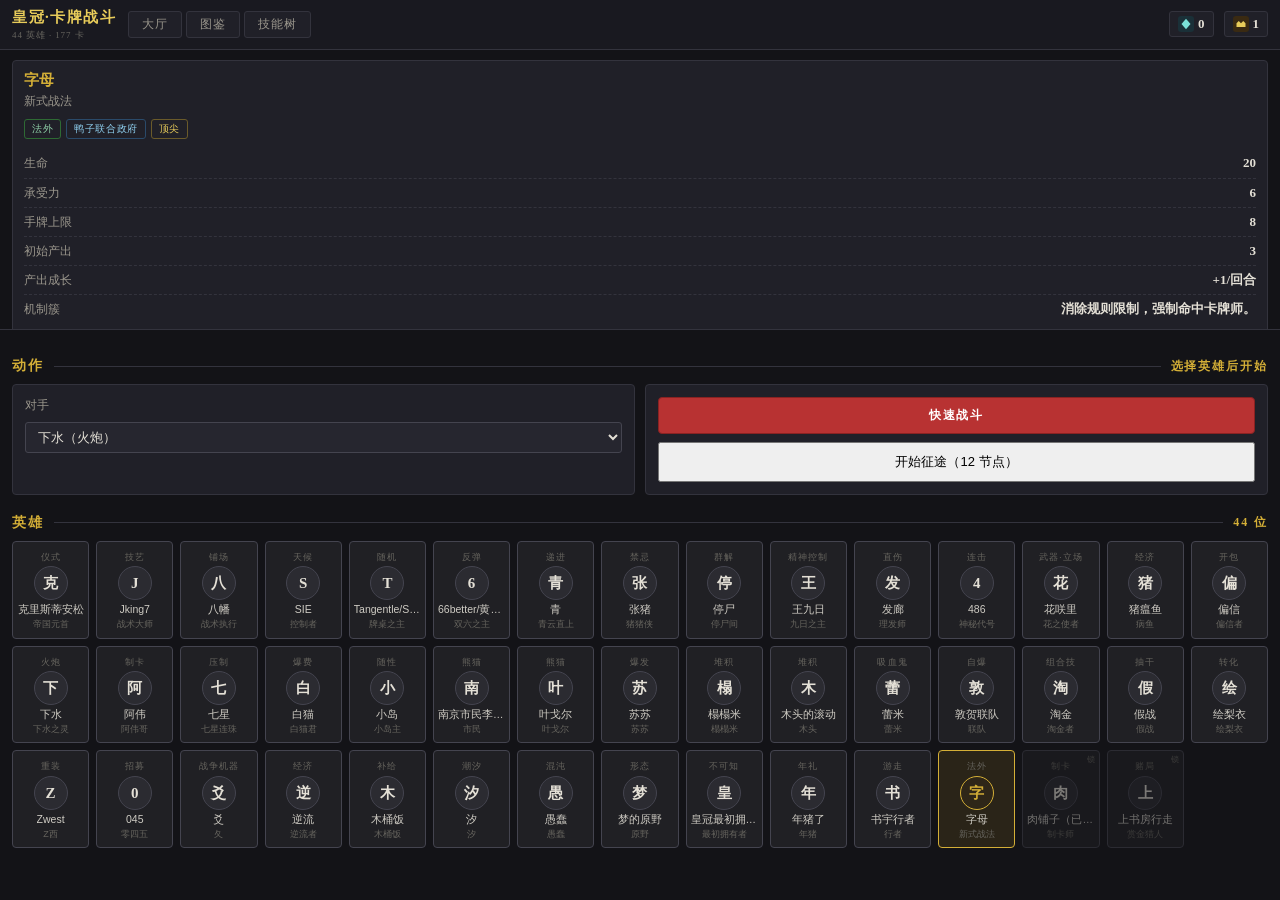
<file: index.html>
<!DOCTYPE html>
<html lang="zh-CN">
<head>
<meta charset="utf-8">
<meta name="viewport" content="width=device-width,initial-scale=1,maximum-scale=1,user-scalable=no,viewport-fit=cover">
<meta name="apple-mobile-web-app-capable" content="yes">
<meta name="apple-mobile-web-app-title" content="皇冠·卡牌战斗">
<meta name="theme-color" content="#1a1a1e">
<title>皇冠·卡牌战斗</title>
<link rel="stylesheet" href="style.css?v=1791729134">
</head>
<body>
<div id="app">
  <div class="topbar" id="topbar"></div>

  <div class="screen" id="screen-lobby"></div>
  <div class="screen" id="screen-run"></div>
  <div class="screen" id="screen-shop"></div>
  <div class="screen" id="screen-mod"></div>
  <div class="screen" id="screen-codex"></div>
  <div class="screen" id="screen-meta"></div>
  <div class="screen" id="screen-battle"></div>

  <div class="result" id="result">
    <div class="r-t" id="resultT">胜 利</div>
    <div class="r-w" id="resultW"></div>
    <div class="r-s" id="resultS"></div>
    <div id="resultR"></div>
    <div class="r-b" id="resultB"></div>
  </div>

  <div class="toast" id="toast"></div>
</div>

<script src="data/heroes.js?v=1791729134"></script>
<script src="data/cards.js?v=1791729134"></script>
<script src="engine.js?v=1791729134"></script>
<script src="ai.js?v=1791729134"></script>
<script src="roguelike.js?v=1791729134"></script>
<script src="app.js?v=1791729134"></script>
</body>
</html>
</file>
<file: style.css>
/* ============================================================================
 * 皇冠·卡牌战斗 — 样式
 * 设计：暗底、单色徽章、无渐变、无 emoji
 * ========================================================================== */

:root{
  --bg:#131317;
  --bg2:#191920;
  --panel:#202028;
  --panel2:#26262f;
  --border:#33333d;
  --border2:#44444f;
  --text:#e4e0d6;
  --muted:#9a968c;
  --dim:#66645e;
  --gold:#d4af37;
  --gold2:#e8cc5a;
  --gold-dim:#8a7328;
  --red:#b83232;
  --red2:#8a2222;
  --green:#4a8b4e;
  --green2:#3a6b3e;
  --blue:#5a82b8;
  --mana:#4a90c8;
  --mana2:#2a5a82;
  --serif:'Noto Serif SC','Source Han Serif SC',Georgia,serif;
}
*{box-sizing:border-box;margin:0;padding:0}
html,body{margin:0;padding:0;height:100%;overflow:hidden;
  background:var(--bg);color:var(--text);font-family:-apple-system,BlinkMacSystemFont,'PingFang SC','Microsoft YaHei',sans-serif;
  font-size:13px;line-height:1.4;-webkit-user-select:none;user-select:none;touch-action:manipulation}
::-webkit-scrollbar{width:5px;height:5px}
::-webkit-scrollbar-thumb{background:var(--border2);border-radius:3px}
::-webkit-scrollbar-track{background:transparent}

#app{position:fixed;inset:0;display:flex;flex-direction:column;overflow:hidden}

/* ---- 屏幕 ---- */
.screen{flex:1 1 auto;min-height:0;position:relative;display:none}
.screen.on{display:flex;flex-direction:column;overflow-y:auto}
.screen.battle{overflow:hidden}

/* ---- 顶部栏 ---- */
.topbar{background:var(--bg2);border-bottom:1px solid var(--border);flex:none;
  display:flex;align-items:center;padding:7px 12px;gap:12px;position:relative;z-index:20}
.topbar .logo{font-family:var(--serif);font-size:15px;font-weight:700;letter-spacing:.1em;
  color:var(--gold2);white-space:nowrap}
.topbar .logo small{display:block;font-size:9px;color:var(--dim);letter-spacing:.1em;font-weight:400;
  font-family:inherit;margin-top:1px}
.topbar nav{display:flex;gap:4px}
.topbar nav button{background:var(--panel);border:1px solid var(--border);color:var(--muted);
  padding:5px 13px;border-radius:3px;font-size:11.5px;cursor:pointer;font-family:var(--serif);
  letter-spacing:.08em;transition:color .12s,border-color .12s}
.topbar nav button:hover{color:var(--text);border-color:var(--border2)}
.topbar nav button.on{color:var(--gold2);border-color:var(--gold-dim)}
.topbar .spacer{flex:1}
.b-row .spacer{flex:1;min-width:0}
.currency{display:flex;gap:10px;font-size:11.5px;align-items:center}
.currency > div{display:flex;align-items:center;gap:4px;padding:3px 8px;
  background:var(--panel);border:1px solid var(--border);border-radius:3px}
.currency b{font-family:var(--serif);font-size:13px;color:var(--text)}

/* ---- 图标徽章（替代 emoji）---- */
.ico{display:inline-flex;align-items:center;justify-content:center;
  width:16px;height:16px;border-radius:3px;font-size:10px;font-family:var(--serif);
  font-weight:700;letter-spacing:0;flex:none;vertical-align:middle;line-height:1}
.ico.hp{background:#3a1a1a;color:#f08080}
.ico.arm{background:#1a2a3a;color:#9fc0e0}
.ico.load{background:#1a3a22;color:#8fd0a8}
.ico.hand{background:#2a2a34;color:#c8c8d4}
.ico.lib{background:#2a2a34;color:#c8c8d4}
.ico.prod{background:#1a2a3a;color:#7ac0e8}
.ico.frag{background:#1a3038;color:#7ae0d8}
.ico.gold{background:#3a2a12;color:var(--gold2)}
.ico.battle{background:#3a1a1a;color:#e87070}
.ico.shop{background:#3a2a12;color:var(--gold2)}
.ico.rest{background:#1a3a22;color:#8fd0a8}
.ico.boss{background:#4a1010;color:#f04040}

/* ---- 大厅 ---- */
/* ---- 大厅：窄屏纵向，侧栏压成顶部摘要卡 ---- */
.screen.lobby{flex-direction:column}
.lobby-side{width:100%;flex:none;border-right:none;
  border-bottom:1px solid var(--border);padding:10px 12px;overflow-y:auto;
  max-height:33%}
.lobby-side .sel-card{padding:9px 11px}
.lobby-side .sel-card .nm{font-size:15px}
.lobby-main{flex:1;overflow-y:auto;padding:12px;min-height:0;min-width:0}

/* 英雄网格 */
.hero-grid{display:grid;grid-template-columns:repeat(auto-fill,minmax(74px,1fr));gap:7px}
.htile{position:relative;display:flex;flex-direction:column;align-items:center;gap:3px;
  padding:9px 4px 7px;border:1px solid var(--border2);border-radius:4px;
  background:#202024;cursor:pointer;text-align:center}
.htile:hover{border-color:var(--border2);background:#25252a}
.htile.on{border-color:var(--gold);background:#2a2418}
.htile.dlc{opacity:.5}
.htile .hst{font-size:9px;letter-spacing:.12em;color:var(--dim);font-family:var(--serif)}
.htile .av{width:34px;height:34px;border-radius:50%;background:#2b2b31;
  border:1px solid var(--border2);display:flex;align-items:center;justify-content:center;
  font-size:15px;font-weight:700;font-family:var(--serif);color:var(--text)}
.htile.on .av{border-color:var(--gold);color:var(--gold);background:#2e2618}
.htile .hn{font-size:10.5px;line-height:1.25;color:#cfccc4;max-width:100%;
  overflow:hidden;text-overflow:ellipsis;white-space:nowrap}
.htile .hs{font-size:9px;color:var(--dim);line-height:1.25;max-width:100%;
  overflow:hidden;text-overflow:ellipsis;white-space:nowrap}
.htile .lock{position:absolute;top:3px;right:3px;font-size:8px;color:var(--dim);
  letter-spacing:.1em}

/* ---- 通用信息卡 ---- */
.sel-card{background:var(--panel);border:1px solid var(--border);border-radius:4px;
  padding:12px 14px}
.sel-card .nm{font-family:var(--serif);font-size:17px;font-weight:700;color:var(--gold)}
.sel-card .tt{font-size:12px;color:var(--muted);margin-top:2px}
.sel-card .row{display:flex;align-items:baseline;justify-content:space-between;
  padding:5px 0;border-bottom:1px dashed var(--border);font-size:12px;color:var(--muted)}
.sel-card .row:last-child{border-bottom:none}
.sel-card .row b{font-family:var(--serif);color:var(--text);font-size:13px}
.tags{display:flex;flex-wrap:wrap;gap:5px;margin-top:10px}
.tag{display:inline-block;padding:2px 7px;border-radius:3px;font-size:10px;
  letter-spacing:.06em;border:1px solid var(--border2);color:var(--muted)}
.tag.g{border-color:#2e6a34;color:#8fd0a8}
.tag.b{border-color:#2a4a6a;color:#8fd0f0}
.tag.p{border-color:#6a5a2a;color:var(--gold2)}
.skill{margin-top:12px;padding:10px;background:#201e14;border:1px solid var(--gold-dim);
  border-radius:4px;font-size:11.5px;line-height:1.65;color:#d8d4c8}
.skill .sn{display:block;font-family:var(--serif);color:var(--gold);font-size:12.5px;
  margin-bottom:4px;font-weight:700}
.trait{margin-top:10px;font-size:11.5px;line-height:1.7;color:var(--muted)}
.empty-hint{padding:18px 0;text-align:center;font-size:12px;color:var(--dim)}
.price{display:inline-flex;align-items:center;gap:4px;font-family:var(--serif)}
.hero-list{display:flex;flex-direction:column;gap:5px}
.hero-item{display:flex;align-items:center;gap:10px;padding:8px 10px;border:1px solid var(--border);
  border-radius:4px;cursor:pointer;background:var(--panel);transition:border-color .12s}
.hero-item:hover{border-color:var(--border2)}
.hero-item.on{border-color:var(--gold);background:var(--panel2)}
.hero-item .av{width:34px;height:34px;border-radius:50%;flex:none;display:flex;align-items:center;
  justify-content:center;font-family:var(--serif);font-size:15px;font-weight:700;
  border:1.5px solid var(--gold-dim);background:var(--bg2);color:var(--gold)}
.hero-item .info{min-width:0;flex:1}
.hero-item .nm{font-family:var(--serif);font-size:13px;font-weight:700;white-space:nowrap;
  overflow:hidden;text-overflow:ellipsis}
.hero-item .tt{font-size:10px;color:var(--dim);margin-top:1px;white-space:nowrap;overflow:hidden;
  text-overflow:ellipsis}
.sec-h{display:flex;align-items:center;gap:10px;margin:14px 0 8px;font-family:var(--serif);
  font-size:12px;letter-spacing:.16em;color:var(--gold);font-weight:700}
.sec-h .line{flex:1;height:1px;background:var(--border)}

/* ---- 卡面 ---- */
.card{border:1px solid var(--border2);border-radius:5px;background:var(--panel);overflow:hidden;
  display:flex;flex-direction:column;position:relative;transition:border-color .12s,transform .12s}
.card .cost{position:absolute;top:4px;right:4px;width:24px;height:24px;border-radius:50%;
  background:var(--mana);color:#fff;font-family:var(--serif);font-weight:700;font-size:13px;
  display:flex;align-items:center;justify-content:center;border:2px solid #0e2a44;z-index:2}
.card .kind{font-size:9px;color:var(--dim);padding:5px 7px 0 7px;letter-spacing:.08em;
  font-family:var(--serif)}
.card .nm{font-family:var(--serif);font-size:12px;font-weight:700;padding:0 7px 2px;
  white-space:nowrap;overflow:hidden;text-overflow:ellipsis}
.card .body{padding:7px 8px;font-size:11.5px;line-height:1.65;color:#d0cdc4;flex:1}
.card .num{display:flex;justify-content:space-between;padding:5px 8px;font-family:var(--serif);
  font-weight:700;font-size:14px;border-top:1px solid var(--border)}
.card .num .atk{color:#e8b04a}
.card .num .hp{color:#8fd0a8}
.card .kw{font-size:9.5px;color:var(--gold);padding:3px 7px 5px;letter-spacing:.02em}

/* ---- 战斗 ---- */
.battle-wrap{display:flex;flex-direction:row;flex:1;min-height:0;overflow:hidden}
.battle-main{flex:1;display:flex;flex-direction:column;min-width:0;overflow:hidden}

/* 左侧日志栏 */
.battle-log{width:92px;flex:0 0 92px;border-right:1px solid var(--border);
  background:#1c1c20;display:flex;flex-direction:column;min-height:0}
.bl-hd{padding:7px 7px 5px;border-bottom:1px solid var(--border);text-align:center}
.bl-tt{display:block;font-family:var(--serif);font-size:11px;color:var(--gold);
  letter-spacing:.18em;margin-bottom:2px}
.bl-turn{display:block;font-size:9.5px;color:var(--muted);font-family:var(--serif);
  letter-spacing:.1em}
.bl-side{display:inline-block;margin-top:2px;padding:1px 6px;border-radius:8px;
  font-size:9px;background:#2a2a30;color:var(--muted);border:1px solid var(--border2)}
.bl-side.me{background:#1e301a;color:#8fd0a8;border-color:#2e6a34}
.bl-state{padding:5px 7px;border-bottom:1px solid var(--border);
  display:flex;flex-direction:column;gap:3px}
.bl-row{display:flex;flex-wrap:wrap;gap:2px 4px;font-size:9px;line-height:1.4;
  align-items:baseline}
.bl-row b{font-family:var(--serif);font-size:9.5px;color:var(--text);
  max-width:42px;overflow:hidden;text-overflow:ellipsis;white-space:nowrap}
.bl-lbl{color:var(--dim);font-size:8.5px}
.bl-hp{color:#e87070}
.bl-hp.low{color:#ff5050;font-weight:700}
.bl-arm{color:#7ae0d8}
.bl-pr{color:var(--gold2)}
.bl-bd{color:#8fd0f0}
.bl-hd2{color:#c8c8d4}
.bl-dc{color:var(--dim)}
.bl-body{flex:1;overflow-y:auto;padding:5px 6px;display:flex;
  flex-direction:column;gap:3px;scrollbar-width:thin;scrollbar-color:#3a3a42 transparent}
.bl-body::-webkit-scrollbar{width:3px}
.bl-body::-webkit-scrollbar-thumb{background:#3a3a42;border-radius:2px}
.bl-body>div{font-size:9px;line-height:1.45;color:#b0aca2;
  word-break:break-all;padding:2px 4px;border-left:2px solid var(--border);
  border-radius:0 2px 2px 0}
.bl-body>div.sys{border-left-color:var(--gold-dim);color:var(--gold2);
  font-family:var(--serif);font-size:9.5px}
.bl-body>div b{color:var(--text);font-weight:700}
.logbar{display:none}
.battle{min-height:0}
.b-row{display:flex;align-items:center;padding:4px 10px;gap:8px;flex:none}
.foe-row{justify-content:flex-end}
.hero-box{display:flex;align-items:center;gap:8px;min-width:0;flex:none;justify-content:flex-end}
.hero-box .av{width:34px;height:34px;border-radius:50%;flex:none;display:flex;align-items:center;
  justify-content:center;font-family:var(--serif);font-size:15px;font-weight:700;
  border:2px solid var(--gold-dim);background:var(--bg2);color:var(--gold)}
.hero-box .info{min-width:0;flex:none;text-align:right}
.hero-box .nm{font-family:var(--serif);font-size:12px;font-weight:700;white-space:nowrap;
  overflow:hidden;text-overflow:ellipsis}
.hero-box .nm-t{font-size:9.5px;color:var(--dim);margin-left:4px;font-weight:400}
.hero-box .stats{display:flex;gap:6px;font-size:10px;color:var(--muted);margin-top:2px;
  flex-wrap:nowrap;white-space:nowrap;justify-content:flex-end}
.hero-box .stats span{display:inline-flex;align-items:center;gap:2px;white-space:nowrap}
.hero-box .stats span b{font-family:var(--serif);color:var(--text)}
.pips{display:flex;gap:2px;margin-top:4px;flex-wrap:wrap;max-width:150px}
.pips i{width:10px;height:12px;background:var(--mana2);
  clip-path:polygon(50% 0,100% 50%,50% 100%,0 50%)}
.pips i.used{background:var(--bg2);border:1px solid var(--border)}
.pips i.max{background:var(--mana)}

/* 我方英雄两行布局 */
.me-row{display:flex;flex-direction:column;gap:3px;padding:4px 10px 3px;flex:none;justify-content:flex-end}
.me-top{display:flex;align-items:center;gap:8px}
.me-top .av{width:32px;height:32px;font-size:14px;border-radius:50%;
  border:1.5px solid var(--gold-dim);background:#2a2218;display:flex;
  align-items:center;justify-content:center;font-family:var(--serif);font-weight:700;
  color:var(--gold);flex:none}
.me-info{flex:1;min-width:0}
.me-info .nm{font-family:var(--serif);font-size:13px;font-weight:700;
  white-space:nowrap;overflow:hidden;text-overflow:ellipsis}
.me-info .nm-t{font-size:9.5px;color:var(--dim);margin-left:5px;font-weight:400}
.me-info .stats{display:flex;flex-wrap:nowrap;white-space:nowrap;gap:4px 8px;font-size:10px;
  color:var(--muted);align-items:baseline;margin-top:2px;overflow:hidden}
.me-info .stats span{display:inline-flex;align-items:center;gap:2px;white-space:nowrap}
.me-info .stats span b{font-family:var(--serif);color:var(--text);font-size:10.5px}
.me-skill{display:flex;gap:6px;align-items:stretch}
.me-skill .skill-btn{flex:none;white-space:nowrap;padding:5px 9px;font-size:10.5px}
.me-skill .skill-desc{flex:1;min-width:0;font-size:9px;line-height:1.5;
  padding:4px 7px;background:var(--panel);border:1px solid var(--border);
  border-radius:3px;overflow-y:auto;max-height:72px;word-break:break-all}

/* 技能按钮 */
.skill-wrap{display:flex;flex-direction:column;gap:4px;flex:none;width:170px}
.skill-btn{padding:7px 10px;border:1px solid var(--gold-dim);border-radius:4px;
  background:var(--panel);color:var(--gold2);font-size:11.5px;font-family:var(--serif);
  font-weight:700;letter-spacing:.05em;cursor:pointer;transition:border-color .12s;text-align:left}
.skill-btn:hover:not(:disabled){border-color:var(--gold)}
.skill-btn:disabled{opacity:.35;cursor:not-allowed}
.skill-btn .sk-cost{color:var(--mana);font-size:11px;margin-left:4px}
.skill-desc{font-size:9.5px;color:#c0bcb0;line-height:1.55;padding:5px 8px;
  background:var(--panel);border:1px solid var(--border);border-radius:3px;
  max-height:52px;overflow-y:auto}

.end-btn{padding:9px 20px;border-radius:4px;background:var(--red);border:1px solid var(--red2);
  color:#fff;font-size:12px;font-family:var(--serif);font-weight:700;letter-spacing:.16em;
  cursor:pointer;flex:none}
.end-btn:hover:not(:disabled){border-color:#c84848}
.end-btn:disabled{opacity:.4;cursor:not-allowed}

/* 战场 */
.board{border-top:1px solid var(--border);border-bottom:1px solid var(--border);
  overflow-x:auto;overflow-y:hidden;display:flex;align-items:center;gap:8px;padding:6px 12px;flex:none}
.board.mine{background:rgba(74,139,78,.06)}
.board.enemy{background:rgba(184,50,50,.05)}
.board .lane-lbl{flex:none;width:18px;font-size:9px;color:var(--dim);writing-mode:vertical-rl;
  text-align:center;letter-spacing:.2em}
.board .slots{display:flex;gap:7px;flex:1;justify-content:center;min-width:0}
.board .empty{flex:1;text-align:center;font-size:10px;color:var(--dim);padding:10px 0}
.board.drop-zone.over{border-color:var(--gold);background:rgba(212,175,55,.08)}

.unit{flex:none;width:68px;border:1px solid var(--border2);border-radius:5px;background:var(--panel);
  padding:5px 4px;text-align:center;position:relative;cursor:pointer;
  transition:border-color .12s,box-shadow .12s,opacity .12s}
.unit.can-atk{border-color:#5aa06f;box-shadow:0 0 0 1px rgba(90,160,111,.5)}
.unit.can-atk:hover{border-color:#8fd0a8}
.unit.sel{border-color:var(--gold);box-shadow:0 0 0 1px var(--gold)}
.unit.tgt{border-color:var(--red);box-shadow:0 0 8px rgba(184,50,50,.45)}
.unit.exhausted{opacity:.55}
.unit.drop-zone.over{border-color:var(--gold);box-shadow:0 0 8px rgba(212,175,55,.4)}
.unit .un{font-size:10px;font-family:var(--serif);line-height:1.2;height:26px;
  display:flex;align-items:center;justify-content:center;overflow:hidden}
.unit .uw{position:absolute;top:2px;right:2px;font-size:8.5px;color:#8fd0f0}
.unit .um{position:absolute;top:2px;left:2px;font-size:8.5px;color:var(--muted)}
.unit .row2{display:flex;justify-content:space-between;padding:0 3px;margin-top:2px;font-size:13px;
  font-family:var(--serif);font-weight:700}
.unit .um-atk{color:#e8b04a}
.unit .um-hp{color:#8fd0a8}
.unit .ukw{font-size:8px;color:var(--gold);margin-top:2px;letter-spacing:.02em;
  white-space:nowrap;overflow:hidden;text-overflow:ellipsis}

/* 手牌 */
.hand{display:flex;justify-content:center;gap:6px;padding:7px 10px;overflow-x:auto;flex:none;
  min-height:120px;background:var(--bg2);border-top:1px solid var(--border)}
.card.h{flex:none;width:112px;cursor:grab;touch-action:none}
.card.h:active{cursor:grabbing}
.card.h:hover{border-color:var(--gold);transform:translateY(-3px)}
.card.h.cant{opacity:.4;cursor:not-allowed}
.card.h.cant:hover{border-color:var(--border2);transform:none}
.card.h.dragging{opacity:.3}

/* 拖拽幽灵 */
.drag-ghost{position:fixed;pointer-events:none;z-index:9999;opacity:.88;
  filter:drop-shadow(0 4px 12px rgba(0,0,0,.6));transform:rotate(-2deg)}
.drag-ghost .card{cursor:grabbing}

/* 日志 */
.logbar{height:52px;border-top:1px solid var(--border);background:var(--bg);overflow-y:auto;
  padding:4px 14px;font-size:11px;line-height:1.65;color:var(--muted);flex:none}
.logbar div b{color:var(--gold2)}
.logbar div.sys{color:var(--dim)}
.logbar .turn-mk{color:var(--gold);font-family:var(--serif);font-size:10px;letter-spacing:.14em}

.b-hint{font-size:11px;color:var(--muted)}

/* 终局横幅 */
.result{position:absolute;inset:0;background:rgba(10,10,12,.9);display:none;
  flex-direction:column;align-items:center;justify-content:center;z-index:50;gap:16px}
.result.on{display:flex}
.result .r-t{font-family:var(--serif);font-size:42px;font-weight:700;color:var(--gold);letter-spacing:.24em}
.result .r-w{font-family:var(--serif);font-size:19px;color:var(--text)}
.result .r-s{font-size:12px;color:var(--muted)}
.result .r-b{display:flex;gap:10px;margin-top:10px}

/* toast */
.toast{position:absolute;top:48px;left:50%;transform:translateX(-50%);
  background:var(--panel2);border:1px solid var(--gold-dim);color:var(--text);
  padding:7px 16px;border-radius:4px;font-size:12px;z-index:60;opacity:0;
  transition:opacity .2s;pointer-events:none;max-width:80%;text-align:center}
.toast.on{opacity:1}

/* ---- 征途地图 ---- */
.run{min-height:0;overflow-y:auto;padding:16px}
.run-head{display:flex;align-items:center;justify-content:space-between;margin-bottom:14px}
.run-head .tt{font-family:var(--serif);font-size:14px;color:var(--gold2);display:flex;align-items:center;gap:6px}
.node-path{display:flex;flex-direction:column;gap:6px}
.node{display:flex;align-items:center;gap:12px;padding:10px 14px;border:1px solid var(--border);
  border-radius:5px;background:var(--panel);transition:border-color .12s}
.node.done{opacity:.5}
.node.next{border-color:var(--gold);background:var(--panel2)}
.node .idx{font-family:var(--serif);font-size:18px;font-weight:700;color:var(--dim);width:28px;text-align:center}
.node.next .idx{color:var(--gold)}
.node.done .idx{color:var(--green)}
.node .lb{font-family:var(--serif);font-size:13px;font-weight:700}
.node .sub{font-size:10px;color:var(--muted);margin-top:2px}
.node .ico{width:28px;height:28px;font-size:13px;border-radius:4px}

/* ---- 商店 / 改造 / 图鉴 ---- */
/* 商人 / 改造 / 永久技能共用 */
.shop{display:flex;min-height:0;flex:1}
.shop-main{flex:1;overflow-y:auto;padding:14px;min-width:0}
.shop-side{width:216px;flex:0 0 216px;border-left:1px solid var(--border);
  padding:14px;overflow-y:auto}

/* 征途地图：可滚动 */
.run-map{flex:1;overflow-y:auto;padding:14px}

/* 图鉴 */
.codex{display:flex;min-height:0;flex:1}
.codex-side{width:230px;flex:0 0 230px;border-right:1px solid var(--border);
  padding:12px;overflow-y:auto}
.codex-main{flex:1;overflow-y:auto;padding:14px;min-width:0}
.shop-item{display:flex;align-items:center;gap:10px;padding:10px 12px;border:1px solid var(--border);
  border-radius:4px;background:var(--panel);margin-bottom:8px}
.shop-item .si-ic{width:36px;height:36px;border-radius:4px;flex:none;display:flex;align-items:center;
  justify-content:center;font-family:var(--serif);font-size:15px;font-weight:700}
.shop-item .si-ic.battle{background:#3a1a1a;color:#e87070}
.shop-item .si-ic.gold{background:#3a2a12;color:var(--gold2)}
.shop-item .si-ic.frag{background:#1a3038;color:#7ae0d8}
.shop-item .si-ic.rest{background:#1a3a22;color:#8fd0a8}
.shop-item .si-ic.shop{background:#3a2a12;color:var(--gold2)}
.shop-item .si-bd{flex:1;min-width:0}
.shop-item .si-nm{font-family:var(--serif);font-size:13px;font-weight:700}
.shop-item .si-desc{font-size:11px;color:var(--muted);margin-top:2px;line-height:1.5}
.shop-item .si-f{font-size:11px;color:var(--muted);margin-top:3px}
.shop-item .si-r{display:flex;align-items:center;gap:8px}
.shop-item .price{font-family:var(--serif);font-size:13px;font-weight:700;display:flex;align-items:center;gap:4px}
.shop-item .price.frag{color:#7ae0d8}
.shop-item .price.gold{color:var(--gold2)}
.shop-item .price .ico{font-size:10px}

.buy-btn{padding:6px 16px;border:1px solid var(--gold-dim);border-radius:4px;background:var(--panel);
  color:var(--gold2);font-family:var(--serif);font-size:12px;font-weight:700;cursor:pointer;
  letter-spacing:.08em}
.buy-btn:hover:not(:disabled){border-color:var(--gold)}
.buy-btn:disabled{opacity:.4;cursor:not-allowed}
.buy-btn.on{border-color:var(--gold);color:var(--gold)}

/* ---- 图鉴 ---- */
.codex{min-height:0;overflow-y:auto;padding:14px}
.codex-tabs{display:flex;gap:4px;margin-bottom:12px;flex-wrap:wrap}
.codex-tabs button{background:var(--panel);border:1px solid var(--border);color:var(--muted);
  padding:5px 12px;border-radius:3px;font-size:11px;cursor:pointer;font-family:var(--serif);
  letter-spacing:.08em}
.codex-tabs button.on{color:var(--gold2);border-color:var(--gold-dim)}
.codex-grid{display:grid;grid-template-columns:repeat(auto-fill,minmax(150px,1fr));gap:8px}
.codex-detail{border:1px solid var(--border);border-radius:5px;background:var(--panel);padding:14px}
.codex-detail .cd-h{display:flex;align-items:center;gap:12px;margin-bottom:12px}
.codex-detail .cd-av{width:48px;height:48px;border-radius:50%;flex:none;display:flex;
  align-items:center;justify-content:center;font-family:var(--serif);font-size:20px;font-weight:700;
  border:2px solid var(--gold-dim);background:var(--bg2);color:var(--gold)}
.codex-detail .cd-nm{font-family:var(--serif);font-size:16px;font-weight:700}
.codex-detail .cd-tt{font-size:11px;color:var(--muted)}
.codex-detail .cd-sk{font-size:12px;line-height:1.7;color:var(--text);
  padding:10px;border:1px solid var(--border);border-radius:4px;background:var(--bg2);margin-bottom:10px}
.codex-detail .cd-sk b{color:var(--gold2);font-family:var(--serif)}
.codex-detail .cd-sig{display:flex;gap:6px;flex-wrap:wrap;margin-top:8px}

/* ---- 永久技能 ---- */
.meta{min-height:0;overflow-y:auto;padding:14px}
.meta-grid{display:grid;grid-template-columns:repeat(auto-fill,minmax(200px,1fr));gap:8px}
.meta-item{padding:12px;border:1px solid var(--border);border-radius:4px;background:var(--panel)}
.meta-item.owned{border-color:var(--gold-dim)}
.meta-item .mt-nm{font-family:var(--serif);font-size:13px;font-weight:700}
.meta-item .mt-desc{font-size:11px;color:var(--muted);margin-top:4px;line-height:1.55}
.meta-item .mt-f{font-size:11px;color:var(--muted);margin-top:8px;display:flex;align-items:center;gap:4px}

/* ---- 响应式 ---- */
@media (max-width:760px){
  .topbar .logo{font-size:13px}
  .topbar nav button{padding:4px 9px;font-size:10.5px}

  .skill-wrap{width:145px}
  .card.h{width:100px}
  .unit{width:62px}
  .shop-side{display:none}
}
</file>
